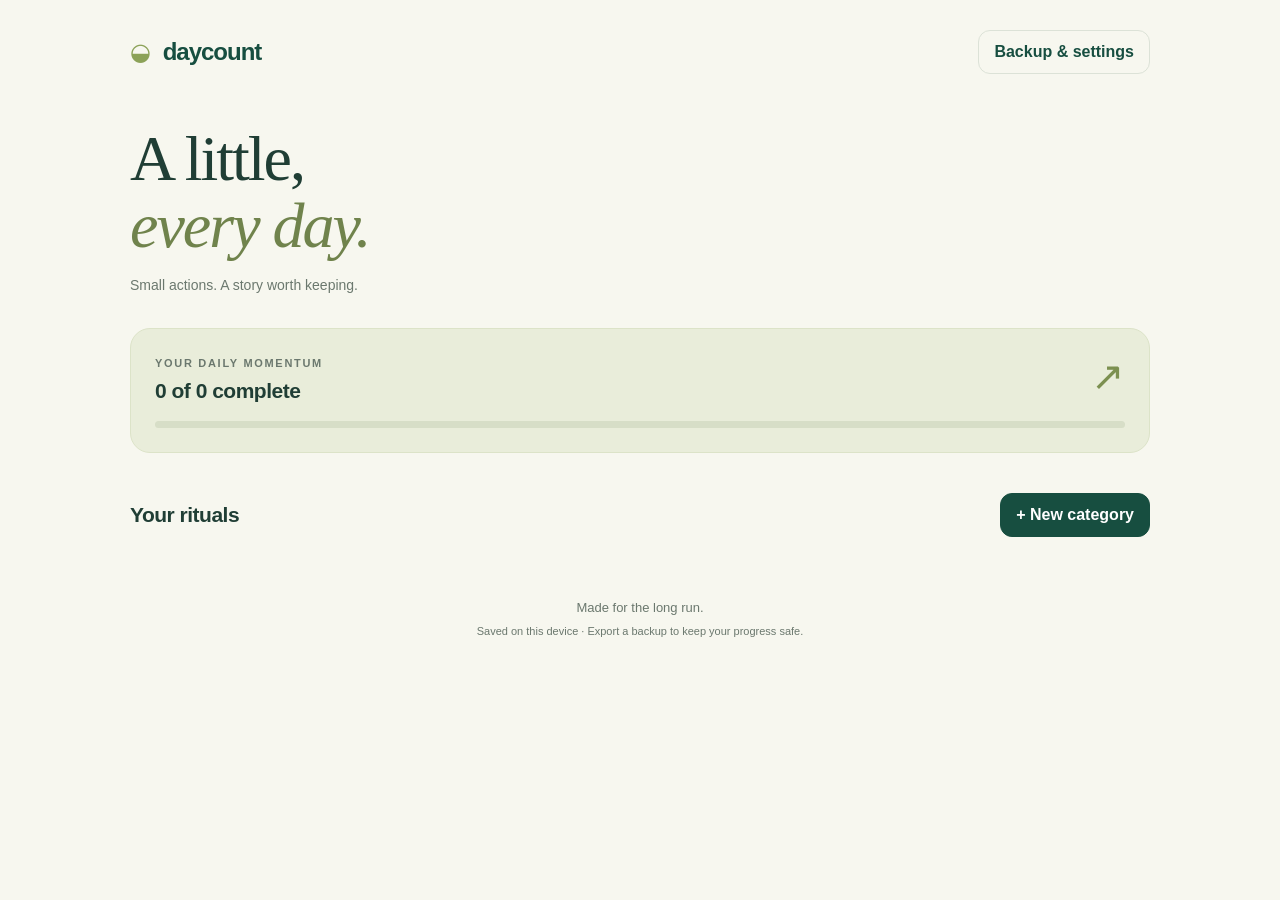
<file: index.html>
<!doctype html>
<html lang="en">
<head>
  <meta charset="utf-8">
  <meta name="viewport" content="width=device-width, initial-scale=1">
  <meta http-equiv="refresh" content="0; url=./streaks/">
  <title>Daycount</title>
</head>
<body><p><a href="./streaks/">Open Daycount streak tracker</a></p></body>
</html>
</file>
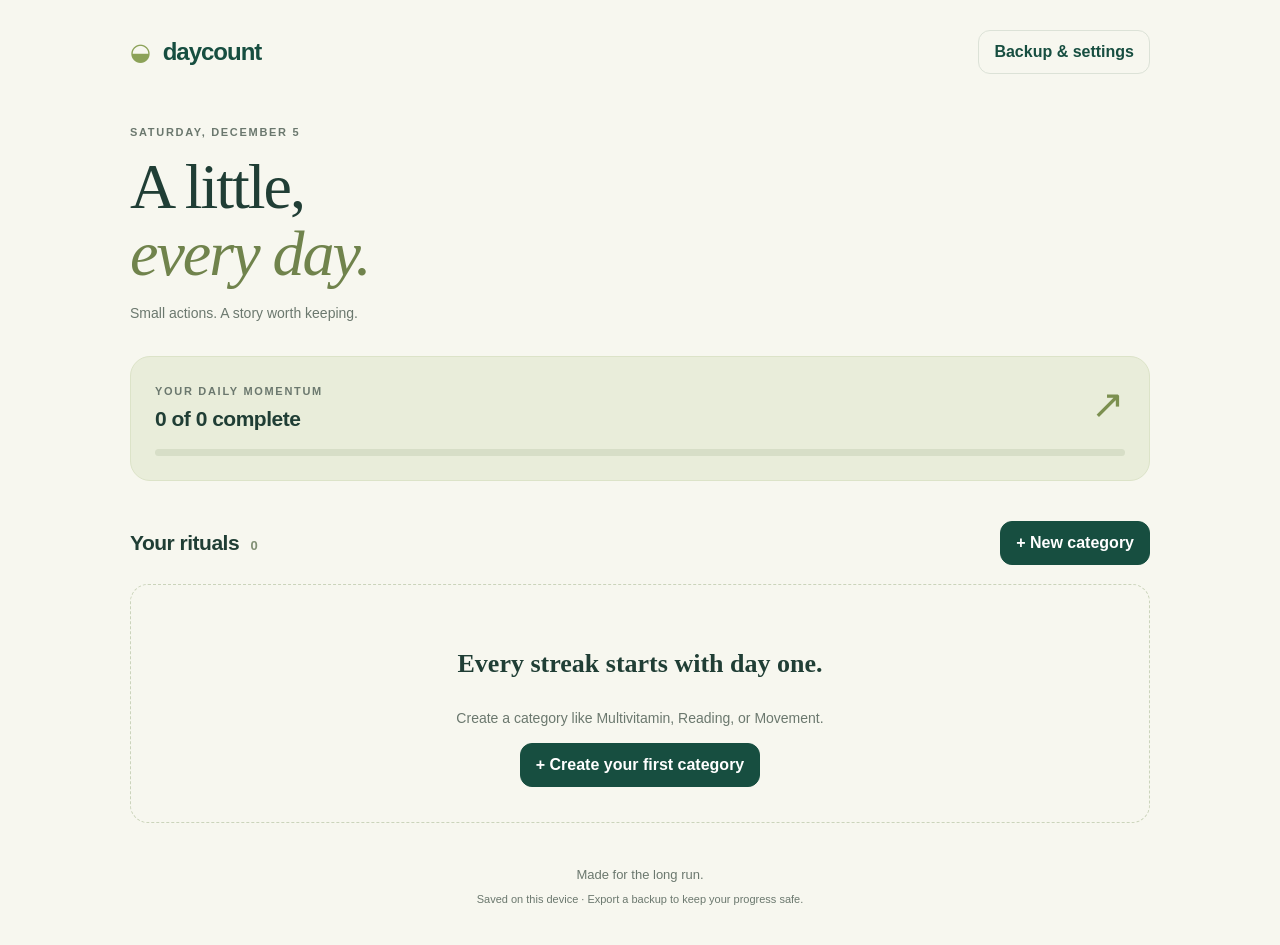
<file: streaks/index.html>
<!doctype html>
<html lang="en">
  <head>
    <meta charset="utf-8" />
    <meta
      name="viewport"
      content="width=device-width, initial-scale=1, viewport-fit=cover"
    />
    <meta name="theme-color" content="#174e40" />
    <meta name="apple-mobile-web-app-capable" content="yes" />
    <meta name="apple-mobile-web-app-title" content="Daycount" />
    <title>Daycount · A little, every day</title>
    <link rel="manifest" href="manifest.webmanifest" />
    <link rel="icon" href="icon.svg" />
    <link rel="apple-touch-icon" href="apple-touch-icon.png" />
    <link rel="stylesheet" href="style.css" />
  </head>
  <body>
    <main>
      <header>
        <a class="brand" href="./"><span>◒</span> daycount</a
        ><button id="backup" class="quiet">Backup & settings</button>
      </header>
      <section class="intro">
        <p class="eyebrow" id="today"></p>
        <h1>A little,<br /><em>every day.</em></h1>
        <p>Small actions. A story worth keeping.</p>
      </section>
      <section class="summary" aria-label="Daily progress">
        <div>
          <span class="eyebrow">YOUR DAILY MOMENTUM</span>
          <h2 id="progress">0 of 0 complete</h2>
        </div>
        <span id="progressIcon">↗</span
        ><progress id="dailyProgress" max="1" value="0"></progress>
      </section>
      <div class="section-title">
        <h2>Your rituals <span id="count"></span></h2>
        <button id="newHabit" class="primary">+ New category</button>
      </div>
      <section id="habits" class="habits" aria-label="Categories"></section>
      <section id="detail" hidden>
        <div class="section-title">
          <div>
            <p class="eyebrow">A DAY AT A TIME</p>
            <h2 id="detailName"></h2>
          </div>
          <button id="editHabit" class="quiet">Edit category</button>
        </div>
        <div class="detail-grid">
          <article class="panel">
            <div class="section-title">
              <h3 id="monthTitle"></h3>
              <div>
                <button id="prevMonth" aria-label="Previous month">‹</button
                ><button id="nextMonth" aria-label="Next month">›</button>
              </div>
            </div>
            <div class="week">
              <span>Su</span><span>Mo</span><span>Tu</span><span>We</span
              ><span>Th</span><span>Fr</span><span>Sa</span>
            </div>
            <div id="calendar" class="calendar"></div>
            <p class="hint">Tap a date to record a day or add a note.</p>
            <button id="addHistory" class="wide">
              + Add past streak / date range
            </button>
          </article>
          <article class="panel">
            <p class="eyebrow">MAKE IT A MILESTONE</p>
            <h3>Consistency looks good on you.</h3>
            <div id="rewards" class="rewards"></div>
            <p class="hint">
              Badges celebrate your longest consecutive streak, including
              historical entries.
            </p>
          </article>
        </div>
        <article class="panel history">
          <div class="section-title">
            <h3>Your record</h3>
            <span id="totalDays" class="hint"></span>
          </div>
          <div id="history"></div>
        </article>
      </section>
      <footer>
        Made for the long run.<br /><span
          >Saved on this device · Export a backup to keep your progress
          safe.</span
        >
      </footer>
    </main>
    <dialog id="editor">
      <form id="editorForm">
        <div class="section-title">
          <h2 id="dialogTitle"></h2>
          <button type="button" id="closeDialog" aria-label="Close dialog">
            ✕
          </button>
        </div>
        <div id="fields"></div>
        <p id="formError" role="alert"></p>
        <div id="formActions" class="actions"></div>
      </form>
    </dialog>
    <div id="toast" role="status" aria-live="polite"></div>
    <script type="module" src="app.mjs"></script>
  </body>
</html>
</file>
<file: streaks/style.css>
:root {
  font-family: -apple-system, BlinkMacSystemFont, "Segoe UI", sans-serif;
  color: #203e35;
  background: #f7f7ef;
  font-synthesis: none;
  --green: #174e40;
  --muted: #6b786e;
}
* {
  box-sizing: border-box;
}
body {
  margin: 0;
}
main {
  max-width: 1080px;
  margin: auto;
  padding: 30px 30px calc(30px + env(safe-area-inset-bottom));
}
button,
input,
select,
textarea {
  font: inherit;
}
button {
  cursor: pointer;
  border: 1px solid #dce2d7;
  background: #fffdf7;
  color: var(--green);
  border-radius: 12px;
  min-height: 44px;
  padding: 10px 15px;
  font-weight: 600;
  touch-action: manipulation;
}
button:hover {
  background: #e8eedc;
}
button:focus-visible,
a:focus-visible {
  outline: 3px solid #bd841e;
  outline-offset: 3px;
}
button:disabled {
  cursor: default;
  opacity: 0.35;
}
.primary {
  background: var(--green);
  color: white;
  border-color: var(--green);
}
.primary:hover {
  background: #246652;
}
.quiet {
  background: transparent;
}
.brand {
  font-weight: 750;
  font-size: 24px;
  letter-spacing: -1px;
  color: var(--green);
  text-decoration: none;
}
.brand span {
  color: #8ca258;
  margin-right: 7px;
}
header,
.section-title {
  display: flex;
  align-items: center;
  justify-content: space-between;
  gap: 12px;
}
header {
  margin-bottom: 52px;
}
.intro {
  margin-bottom: 32px;
}
.eyebrow {
  font-size: 11px;
  letter-spacing: 1.7px;
  font-weight: 750;
  color: var(--muted);
}
h1 {
  font-family: Georgia, serif;
  font-size: 64px;
  line-height: 1.04;
  letter-spacing: -2px;
  font-weight: 400;
  margin: 16px 0;
}
h1 em {
  color: #70834c;
  font-weight: 400;
}
h2 {
  font-size: 21px;
  letter-spacing: -0.5px;
}
h3 {
  font-size: 18px;
  line-height: 1.4;
}
.intro > p:last-child,
.hint {
  color: var(--muted);
  font-size: 14px;
  line-height: 1.5;
}
.summary {
  background: #e9edda;
  border: 1px solid #dce3c8;
  border-radius: 20px;
  padding: 24px;
  display: grid;
  grid-template-columns: 1fr auto;
  margin-bottom: 32px;
}
.summary h2 {
  margin: 8px 0 18px;
}
.summary > span {
  font-size: 40px;
  color: #7c9050;
}
progress {
  grid-column: 1/-1;
  width: 100%;
  height: 7px;
  border: 0;
  border-radius: 8px;
  overflow: hidden;
  background: #d7dec7;
}
progress::-webkit-progress-bar {
  background: #d7dec7;
}
progress::-webkit-progress-value {
  background: #698044;
}
progress::-moz-progress-bar {
  background: #698044;
}
.habits {
  display: grid;
  grid-template-columns: repeat(3, 1fr);
  gap: 15px;
  margin: 12px 0 38px;
}
.habit {
  background: #fffef9;
  border: 1px solid #e1e4d8;
  border-radius: 18px;
  padding: 20px;
}
.habit.selected {
  border-color: #678259;
  box-shadow: 0 0 0 1px #678259;
}
.habit-head {
  display: flex;
  align-items: center;
  justify-content: space-between;
}
.icon {
  width: 40px;
  height: 40px;
  display: grid;
  place-items: center;
  background: #edf0dc;
  border-radius: 12px;
  font-size: 24px;
}
.habit h3 {
  margin: 15px 0 8px;
  overflow-wrap: anywhere;
}
.number {
  font-family: Georgia, serif;
  font-size: 44px;
  line-height: 1.1;
}
.metric {
  color: var(--muted);
  font-size: 13px;
  margin: 6px 0 18px;
}
.check {
  width: 100%;
}
.check.done {
  background: #e6ecd8;
  border-color: #d8e2c5;
}
.details {
  border: none;
  background: none;
  font-size: 13px;
  padding: 5px;
}
.detail-grid {
  display: grid;
  grid-template-columns: 1fr 1fr;
  gap: 18px;
}
.panel {
  padding: 24px;
  border: 1px solid #e1e4d8;
  border-radius: 18px;
  background: #fffef9;
}
.panel h3 {
  margin-top: 0;
}
.week,
.calendar {
  display: grid;
  grid-template-columns: repeat(7, 1fr);
  gap: 5px;
  text-align: center;
}
.week {
  font-size: 11px;
  color: var(--muted);
  margin: 15px 0 10px;
}
.calendar button {
  padding: 0;
  min-width: 0;
  min-height: 42px;
  border: none;
  background: transparent;
  font-size: 14px;
}
.calendar .complete {
  background: #dfe9cd;
  color: #294b2b;
  font-weight: 800;
}
.calendar .today {
  box-shadow: inset 0 0 0 2px #748d59;
}
.wide {
  width: 100%;
}
.rewards {
  display: flex;
  flex-wrap: wrap;
  gap: 10px;
  margin: 24px 0;
}
.badge {
  width: calc(33.333% - 7px);
  border: 1px dashed #dddaca;
  border-radius: 14px;
  text-align: center;
  padding: 16px 5px;
  color: #8a8d81;
  font-size: 12px;
}
.badge b {
  display: block;
  font-size: 25px;
  margin-bottom: 5px;
}
.badge.unlocked {
  background: #f5ebce;
  border: 1px solid #e4cd8d;
  color: #86611c;
}
.history {
  margin-top: 18px;
}
.record {
  display: flex;
  justify-content: space-between;
  align-items: center;
  gap: 12px;
  padding: 12px 0;
  border-top: 1px solid #eceee4;
}
.record p {
  margin: 4px 0;
  font-size: 13px;
  white-space: pre-wrap;
  overflow-wrap: anywhere;
}
.empty {
  grid-column: 1/-1;
  padding: 35px;
  border: 1px dashed #cbd4bb;
  border-radius: 18px;
  text-align: center;
}
.empty h3 {
  font-family: Georgia, serif;
  font-size: 26px;
}
footer {
  text-align: center;
  font-size: 13px;
  margin: 40px 0 5px;
  color: #6b786e;
  line-height: 1.8;
}
footer span {
  font-size: 11px;
}
dialog {
  border: 0;
  border-radius: 22px;
  padding: 26px;
  width: min(480px, calc(100% - 28px));
  max-height: 90dvh;
  color: #203e35;
  background: #fffef9;
  box-shadow: 0 20px 100px #17382b30;
}
dialog::backdrop {
  background: #163d3355;
  backdrop-filter: blur(3px);
}
dialog h2 {
  margin: 0;
}
label {
  display: block;
  font-size: 13px;
  font-weight: 600;
  margin-top: 18px;
}
input,
textarea,
select {
  display: block;
  width: 100%;
  margin-top: 8px;
  border: 1px solid #ccd5c2;
  border-radius: 10px;
  padding: 12px;
  background: white;
  color: #203e35;
  min-width: 0;
  font-size: 16px;
}
textarea {
  resize: vertical;
  min-height: 90px;
}
.actions {
  display: flex;
  flex-wrap: wrap;
  gap: 10px;
  margin-top: 22px;
}
.danger {
  color: #a44538;
}
#formError {
  color: #a44538;
  font-size: 14px;
}
#toast {
  position: fixed;
  bottom: calc(22px + env(safe-area-inset-bottom));
  left: 50%;
  transform: translateX(-50%);
  background: #174e40;
  color: white;
  border-radius: 14px;
  padding: 14px 22px;
  box-shadow: 0 8px 40px #17382b30;
  max-width: 90%;
  width: max-content;
  font-size: 14px;
  display: none;
  z-index: 10;
}
#count {
  font-size: 13px;
  color: #829075;
  margin-left: 6px;
}
@media (max-width: 700px) {
  main {
    padding: 20px 18px calc(20px + env(safe-area-inset-bottom));
  }
  header {
    margin-bottom: 35px;
  }
  header button {
    font-size: 12px;
    padding: 8px 10px;
  }
  h1 {
    font-size: 52px;
  }
  .habits {
    grid-template-columns: 1fr;
  }
  .detail-grid {
    grid-template-columns: 1fr;
  }
  .panel {
    padding: 18px;
  }
  .habit {
    padding: 18px;
  }
  .section-title h2 {
    font-size: 19px;
  }
  .summary {
    padding: 20px;
  }
  .intro {
    margin-bottom: 25px;
  }
}
@media (prefers-reduced-motion: no-preference) {
  .habit,
  button {
    transition:
      background 0.15s,
      box-shadow 0.15s;
  }
  dialog[open] {
    animation: appear 0.18s ease-out;
  }
  @keyframes appear {
    from {
      opacity: 0;
      transform: translateY(8px);
    }
    to {
      opacity: 1;
      transform: translateY(0);
    }
  }
}

/* Secondary category actions stay in a compact corner disclosure. */
.habit-head > .details { margin-left: auto; }
.category-menu { position: relative; margin-left: 6px; }
.category-menu[open] { z-index: 2; }
.category-menu-trigger {
  list-style: none;
  display: grid;
  place-items: center;
  width: 44px;
  height: 44px;
  border-radius: 12px;
  cursor: pointer;
  font-size: 26px;
  line-height: 1;
  color: var(--green);
}
.category-menu-trigger::-webkit-details-marker { display: none; }
.category-menu-trigger:hover, .category-menu[open] > summary { background: #e8eedc; }
.category-menu-trigger:focus-visible { outline: 3px solid #bd841e; outline-offset: 3px; }
.category-menu-actions {
  position: absolute;
  right: 0;
  top: calc(100% + 6px);
  width: 190px;
  padding: 6px;
  background: #fffef9;
  border: 1px solid #dce2d7;
  border-radius: 14px;
  box-shadow: 0 8px 28px #17382b26;
}
.category-menu-actions button {
  display: block;
  width: 100%;
  border: 0;
  background: transparent;
  text-align: left;
}
.category-menu-actions button:hover { background: #e8eedc; }
</file>
